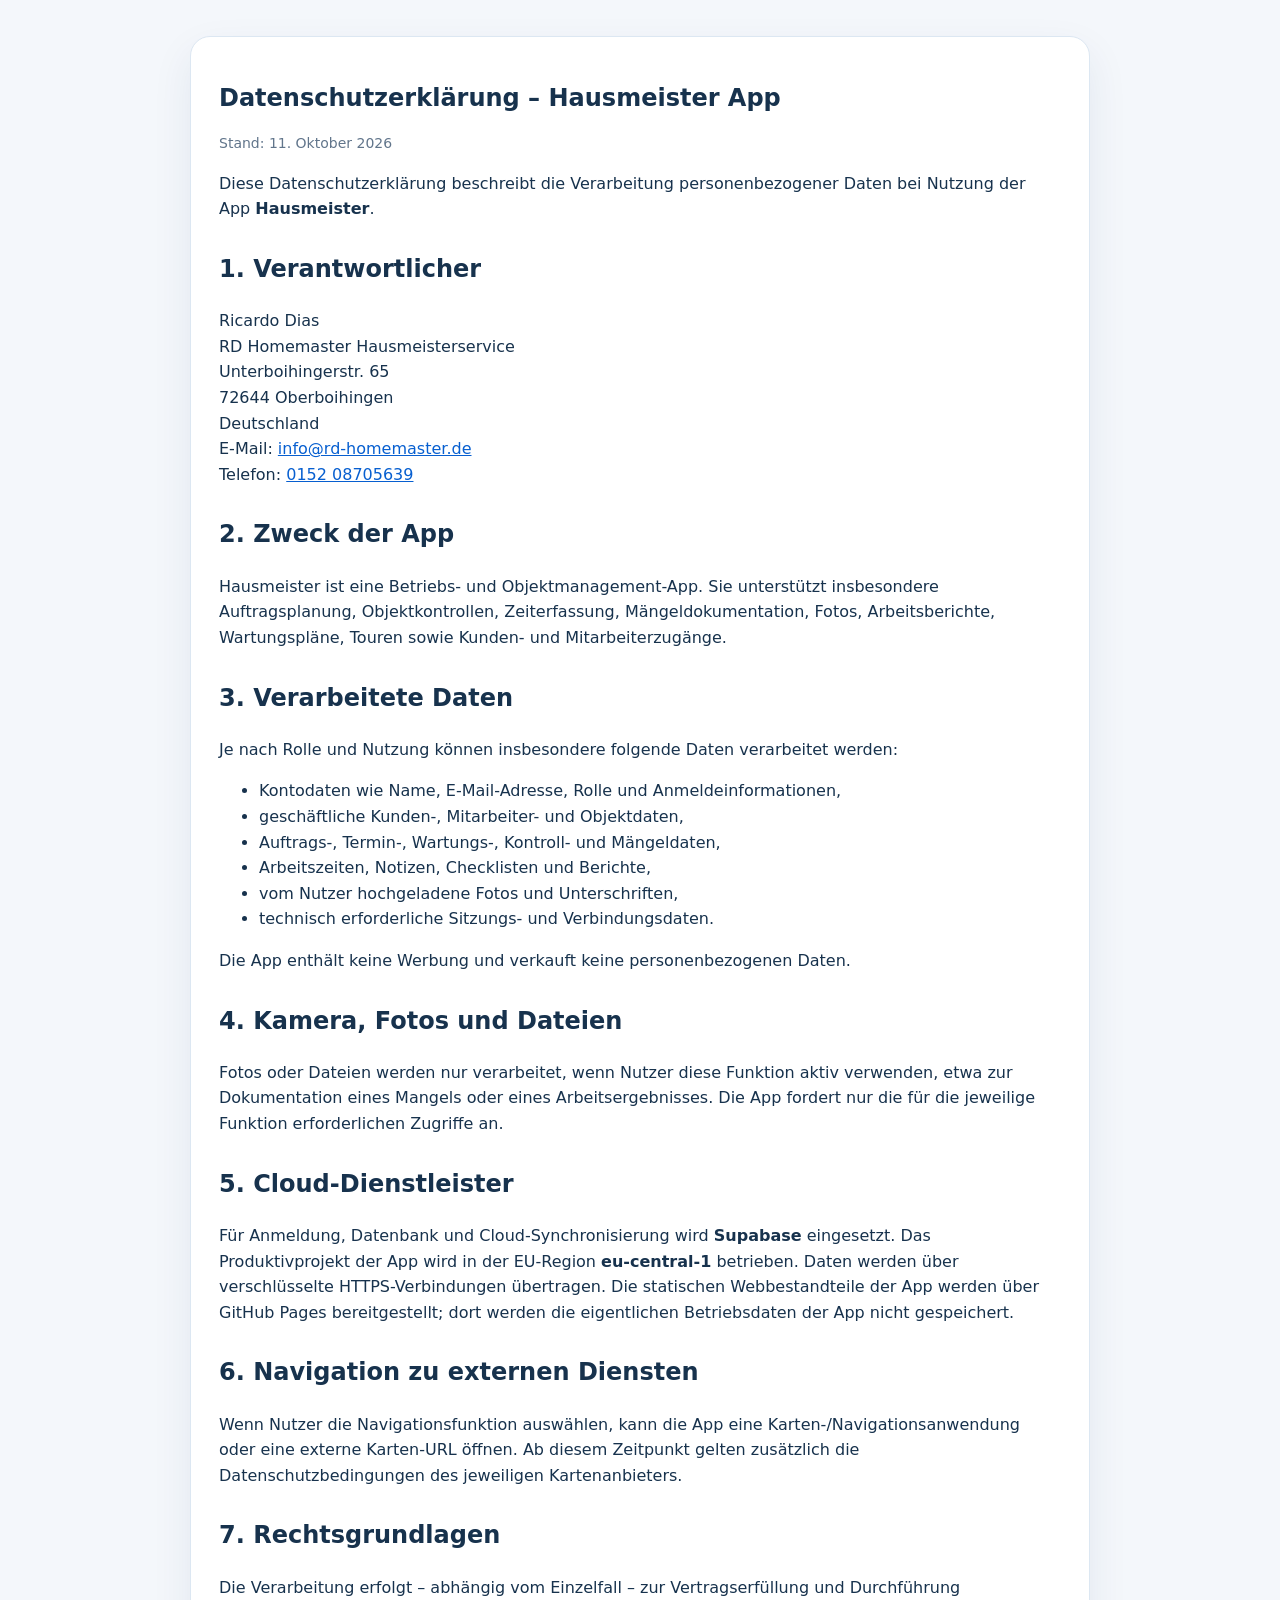
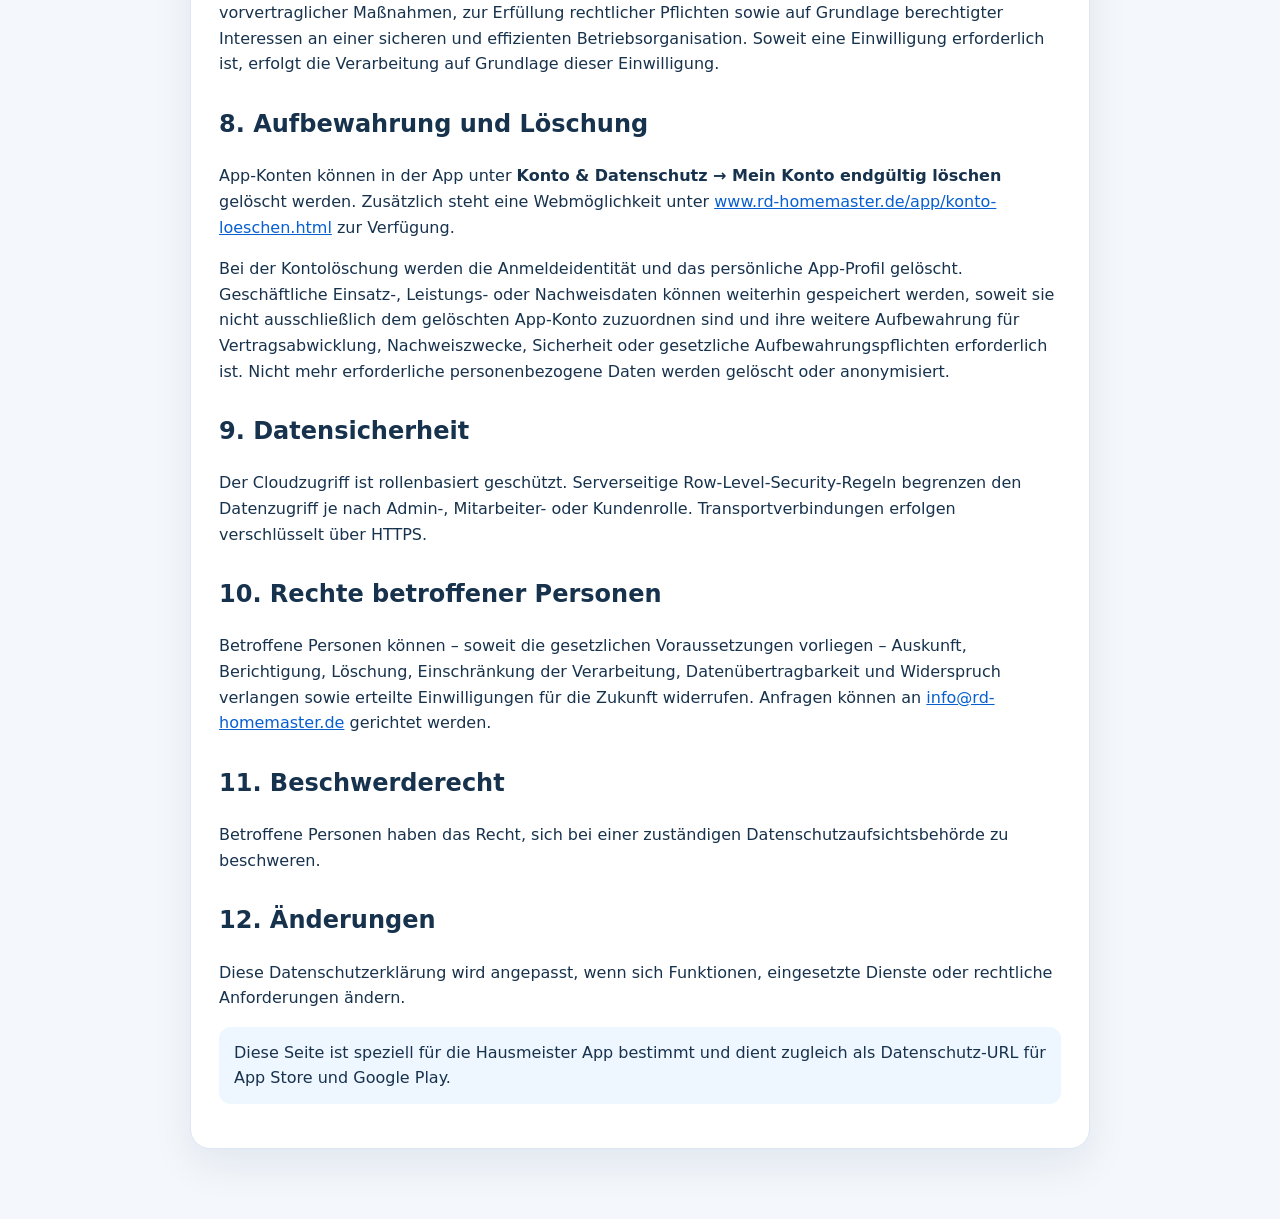
<file: app-datenschutz.html>
<!doctype html><html lang="de"><head><meta charset="utf-8"><meta name="viewport" content="width=device-width,initial-scale=1"><title>Datenschutzerklärung – Hausmeister App</title><style>body{font:16px/1.6 system-ui,-apple-system,sans-serif;color:#17324d;background:#f4f7fb;margin:0}.wrap{max-width:900px;margin:auto;padding:36px 20px 70px}.card{background:#fff;border:1px solid #dce7f2;border-radius:20px;padding:28px;box-shadow:0 16px 40px rgba(18,57,98,.08)}h1{line-height:1.15}h2{margin-top:28px}a{color:#075fd0}.note{padding:13px 15px;background:#eef6ff;border-radius:12px}.meta{color:#61758b;font-size:14px}</style></head><body><main class="wrap"><article class="card"><h1>Datenschutzerklärung – Hausmeister App</h1><p class="meta">Stand: 11. Oktober 2026</p><p>Diese Datenschutzerklärung beschreibt die Verarbeitung personenbezogener Daten bei Nutzung der App <strong>Hausmeister</strong>.</p><h2>1. Verantwortlicher</h2><p>Ricardo Dias<br>RD Homemaster Hausmeisterservice<br>Unterboihingerstr. 65<br>72644 Oberboihingen<br>Deutschland<br>E-Mail: <a href="mailto:info@rd-homemaster.de">info@rd-homemaster.de</a><br>Telefon: <a href="tel:+4915208705639">0152 08705639</a></p><h2>2. Zweck der App</h2><p>Hausmeister ist eine Betriebs- und Objektmanagement-App. Sie unterstützt insbesondere Auftragsplanung, Objektkontrollen, Zeiterfassung, Mängeldokumentation, Fotos, Arbeitsberichte, Wartungspläne, Touren sowie Kunden- und Mitarbeiterzugänge.</p><h2>3. Verarbeitete Daten</h2><p>Je nach Rolle und Nutzung können insbesondere folgende Daten verarbeitet werden:</p><ul><li>Kontodaten wie Name, E-Mail-Adresse, Rolle und Anmeldeinformationen,</li><li>geschäftliche Kunden-, Mitarbeiter- und Objektdaten,</li><li>Auftrags-, Termin-, Wartungs-, Kontroll- und Mängeldaten,</li><li>Arbeitszeiten, Notizen, Checklisten und Berichte,</li><li>vom Nutzer hochgeladene Fotos und Unterschriften,</li><li>technisch erforderliche Sitzungs- und Verbindungsdaten.</li></ul><p>Die App enthält keine Werbung und verkauft keine personenbezogenen Daten.</p><h2>4. Kamera, Fotos und Dateien</h2><p>Fotos oder Dateien werden nur verarbeitet, wenn Nutzer diese Funktion aktiv verwenden, etwa zur Dokumentation eines Mangels oder eines Arbeitsergebnisses. Die App fordert nur die für die jeweilige Funktion erforderlichen Zugriffe an.</p><h2>5. Cloud-Dienstleister</h2><p>Für Anmeldung, Datenbank und Cloud-Synchronisierung wird <strong>Supabase</strong> eingesetzt. Das Produktivprojekt der App wird in der EU-Region <strong>eu-central-1</strong> betrieben. Daten werden über verschlüsselte HTTPS-Verbindungen übertragen. Die statischen Webbestandteile der App werden über GitHub Pages bereitgestellt; dort werden die eigentlichen Betriebsdaten der App nicht gespeichert.</p><h2>6. Navigation zu externen Diensten</h2><p>Wenn Nutzer die Navigationsfunktion auswählen, kann die App eine Karten-/Navigationsanwendung oder eine externe Karten-URL öffnen. Ab diesem Zeitpunkt gelten zusätzlich die Datenschutzbedingungen des jeweiligen Kartenanbieters.</p><h2>7. Rechtsgrundlagen</h2><p>Die Verarbeitung erfolgt – abhängig vom Einzelfall – zur Vertragserfüllung und Durchführung vorvertraglicher Maßnahmen, zur Erfüllung rechtlicher Pflichten sowie auf Grundlage berechtigter Interessen an einer sicheren und effizienten Betriebsorganisation. Soweit eine Einwilligung erforderlich ist, erfolgt die Verarbeitung auf Grundlage dieser Einwilligung.</p><h2>8. Aufbewahrung und Löschung</h2><p>App-Konten können in der App unter <strong>Konto & Datenschutz → Mein Konto endgültig löschen</strong> gelöscht werden. Zusätzlich steht eine Webmöglichkeit unter <a href="https://www.rd-homemaster.de/app/konto-loeschen.html">www.rd-homemaster.de/app/konto-loeschen.html</a> zur Verfügung.</p><p>Bei der Kontolöschung werden die Anmeldeidentität und das persönliche App-Profil gelöscht. Geschäftliche Einsatz-, Leistungs- oder Nachweisdaten können weiterhin gespeichert werden, soweit sie nicht ausschließlich dem gelöschten App-Konto zuzuordnen sind und ihre weitere Aufbewahrung für Vertragsabwicklung, Nachweiszwecke, Sicherheit oder gesetzliche Aufbewahrungspflichten erforderlich ist. Nicht mehr erforderliche personenbezogene Daten werden gelöscht oder anonymisiert.</p><h2>9. Datensicherheit</h2><p>Der Cloudzugriff ist rollenbasiert geschützt. Serverseitige Row-Level-Security-Regeln begrenzen den Datenzugriff je nach Admin-, Mitarbeiter- oder Kundenrolle. Transportverbindungen erfolgen verschlüsselt über HTTPS.</p><h2>10. Rechte betroffener Personen</h2><p>Betroffene Personen können – soweit die gesetzlichen Voraussetzungen vorliegen – Auskunft, Berichtigung, Löschung, Einschränkung der Verarbeitung, Datenübertragbarkeit und Widerspruch verlangen sowie erteilte Einwilligungen für die Zukunft widerrufen. Anfragen können an <a href="mailto:info@rd-homemaster.de">info@rd-homemaster.de</a> gerichtet werden.</p><h2>11. Beschwerderecht</h2><p>Betroffene Personen haben das Recht, sich bei einer zuständigen Datenschutzaufsichtsbehörde zu beschweren.</p><h2>12. Änderungen</h2><p>Diese Datenschutzerklärung wird angepasst, wenn sich Funktionen, eingesetzte Dienste oder rechtliche Anforderungen ändern.</p><p class="note">Diese Seite ist speziell für die Hausmeister App bestimmt und dient zugleich als Datenschutz-URL für App Store und Google Play.</p></article></main></body></html>
</file>
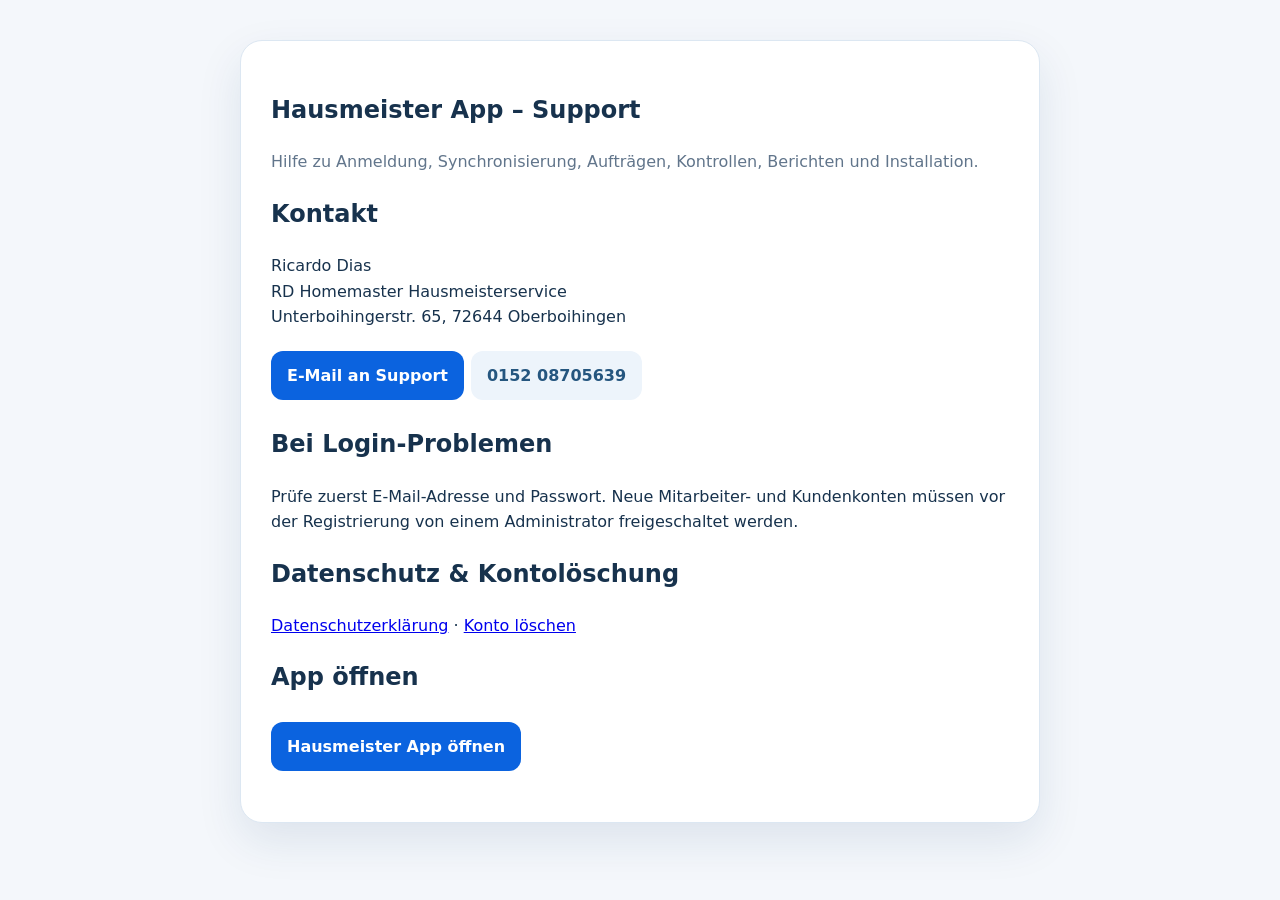
<file: app-support.html>
<!doctype html><html lang="de"><head><meta charset="utf-8"><meta name="viewport" content="width=device-width,initial-scale=1"><title>Support – Hausmeister App</title><style>body{font:16px/1.6 system-ui,-apple-system,sans-serif;background:#f4f7fb;color:#17324d;margin:0}.wrap{max-width:800px;margin:auto;padding:40px 20px}.card{background:#fff;border:1px solid #dce7f2;border-radius:22px;padding:30px;box-shadow:0 18px 45px rgba(15,60,110,.1)}a.btn{display:inline-block;text-decoration:none;background:#0b63df;color:white;padding:12px 16px;border-radius:12px;font-weight:800;margin:5px 7px 5px 0}.light{background:#edf4fb!important;color:#25567f!important}.muted{color:#61758b}</style></head><body><main class="wrap"><section class="card"><h1>Hausmeister App – Support</h1><p class="muted">Hilfe zu Anmeldung, Synchronisierung, Aufträgen, Kontrollen, Berichten und Installation.</p><h2>Kontakt</h2><p>Ricardo Dias<br>RD Homemaster Hausmeisterservice<br>Unterboihingerstr. 65, 72644 Oberboihingen</p><p><a class="btn" href="mailto:info@rd-homemaster.de?subject=Hausmeister%20App%20Support">E-Mail an Support</a><a class="btn light" href="tel:+4915208705639">0152 08705639</a></p><h2>Bei Login-Problemen</h2><p>Prüfe zuerst E-Mail-Adresse und Passwort. Neue Mitarbeiter- und Kundenkonten müssen vor der Registrierung von einem Administrator freigeschaltet werden.</p><h2>Datenschutz & Kontolöschung</h2><p><a href="https://www.rd-homemaster.de/app-datenschutz.html">Datenschutzerklärung</a> · <a href="https://www.rd-homemaster.de/app/konto-loeschen.html">Konto löschen</a></p><h2>App öffnen</h2><p><a class="btn" href="https://www.rd-homemaster.de/app/">Hausmeister App öffnen</a></p></section></main></body></html>
</file>
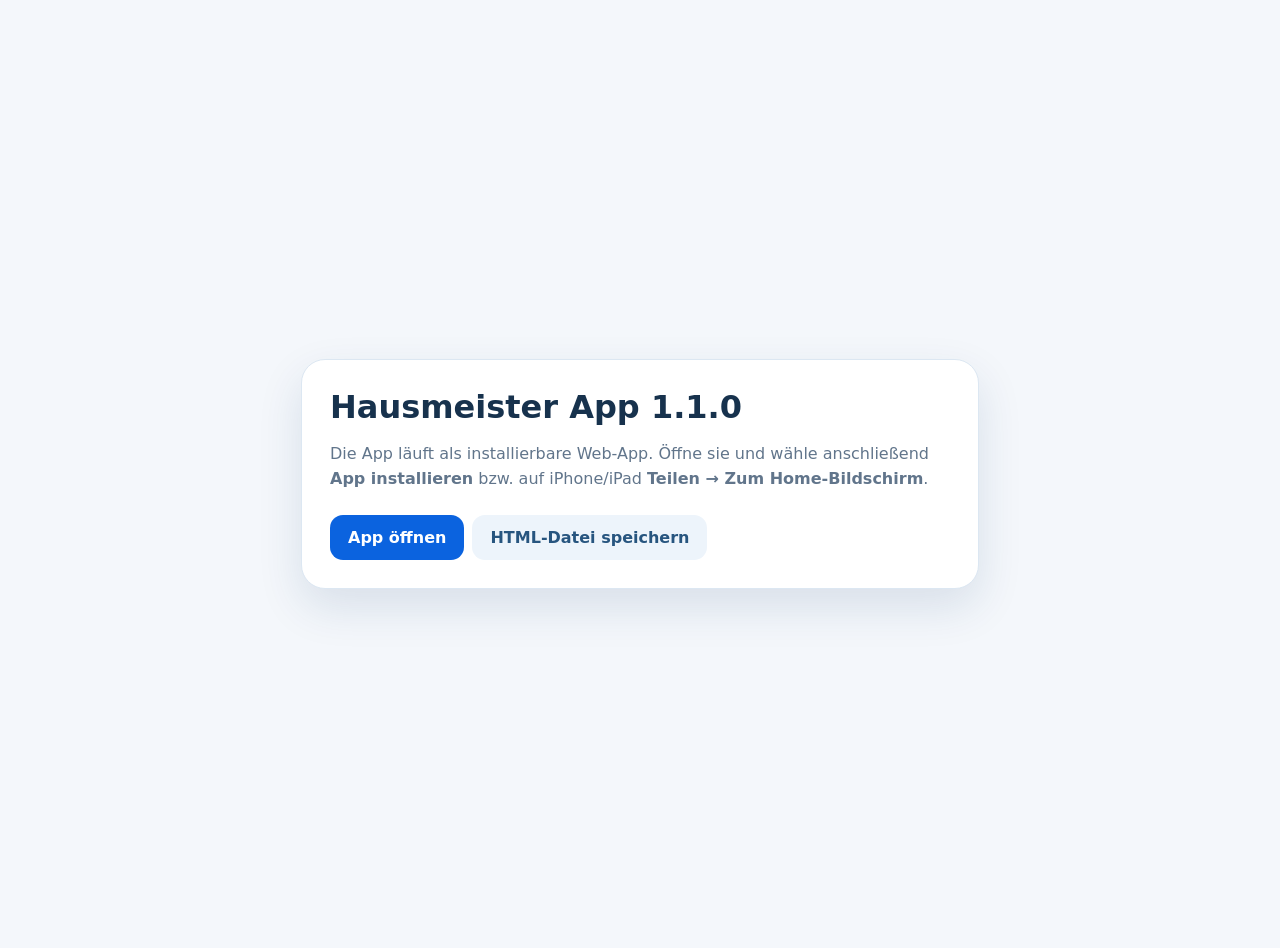
<file: app/download.html>
<!doctype html><html lang="de"><head><meta charset="utf-8"><meta name="viewport" content="width=device-width,initial-scale=1"><title>Hausmeister App installieren</title><style>
body{font-family:system-ui,-apple-system,sans-serif;background:#f4f7fb;color:#17324d;margin:0;display:grid;place-items:center;min-height:100vh;padding:24px}
.card{max-width:620px;background:#fff;border:1px solid #dce7f2;border-radius:24px;padding:28px;box-shadow:0 18px 45px rgba(15,60,110,.12)}
h1{margin:0 0 10px}p{color:#61758b;line-height:1.55}.btn{display:inline-block;background:#0b63df;color:#fff;text-decoration:none;font-weight:800;padding:13px 18px;border-radius:13px;margin:8px 8px 0 0}.secondary{background:#edf4fb;color:#27557f}
</style></head><body><div class="card"><h1>Hausmeister App 1.1.0</h1><p>Die App läuft als installierbare Web-App. Öffne sie und wähle anschließend <b>App installieren</b> bzw. auf iPhone/iPad <b>Teilen → Zum Home-Bildschirm</b>.</p><a class="btn" href="./">App öffnen</a><a class="btn secondary" href="./index.html" download="Hausmeister-App.html">HTML-Datei speichern</a></div></body></html>
</file>
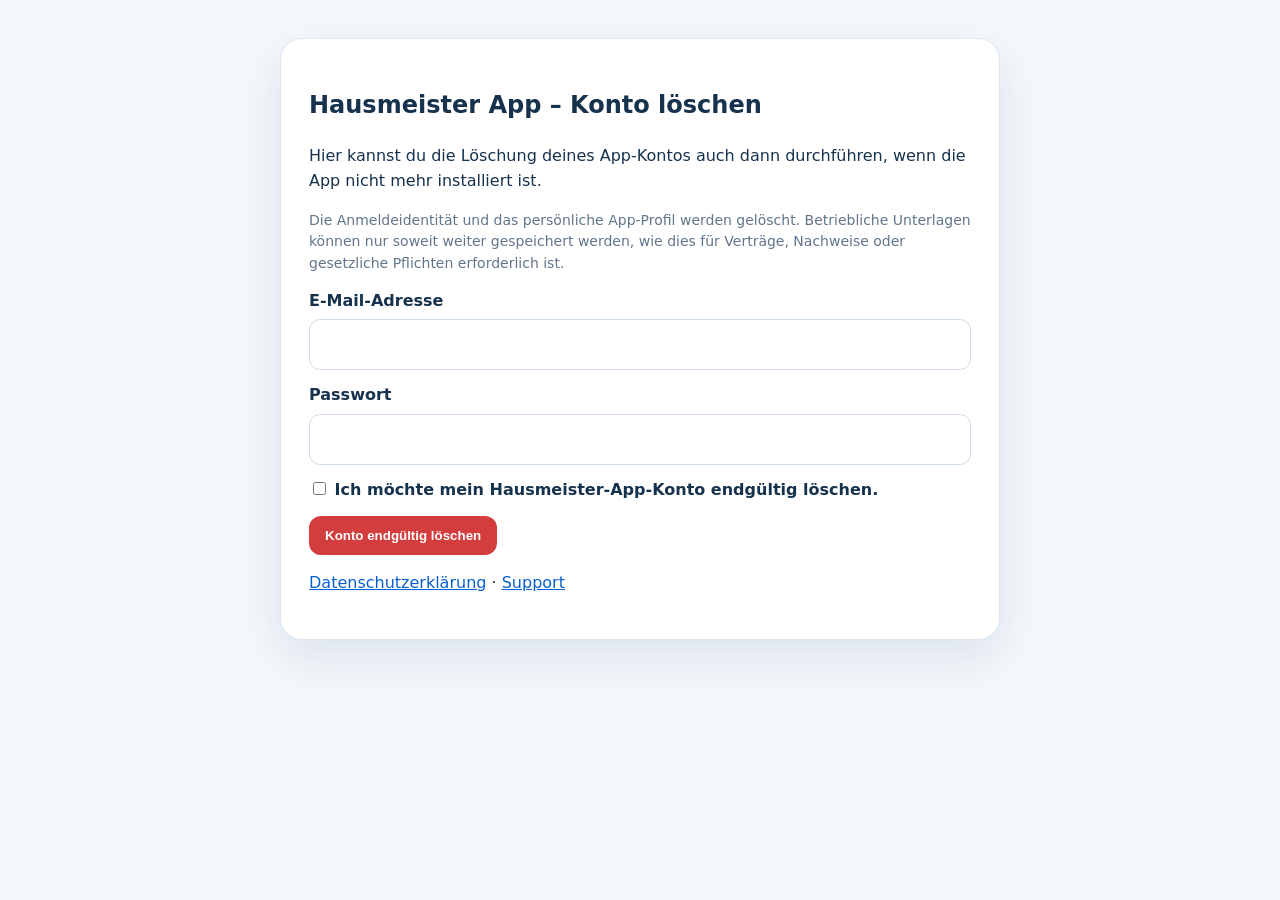
<file: app/konto-loeschen.html>
<!doctype html><html lang="de"><head><meta charset="utf-8"><meta name="viewport" content="width=device-width,initial-scale=1"><title>Konto löschen – Hausmeister App</title><style>body{font:16px/1.55 system-ui,-apple-system,sans-serif;background:#f4f7fb;color:#17324d;margin:0}.wrap{max-width:720px;margin:auto;padding:38px 20px}.card{background:#fff;border:1px solid #dce7f2;border-radius:22px;padding:28px;box-shadow:0 18px 45px rgba(15,60,110,.1)}label{display:grid;gap:6px;margin:13px 0;font-weight:700}input{padding:12px;border:1px solid #cfdceb;border-radius:11px;font:inherit}.btn{border:0;background:#d33d3d;color:#fff;padding:12px 16px;border-radius:12px;font-weight:900;cursor:pointer}.btn:disabled{opacity:.55}.muted{color:#61758b;font-size:14px}.ok{color:#187a4a}.err{color:#a72f2f}.links a{color:#075fd0}</style></head><body><main class="wrap"><section class="card"><h1>Hausmeister App – Konto löschen</h1><p>Hier kannst du die Löschung deines App-Kontos auch dann durchführen, wenn die App nicht mehr installiert ist.</p><p class="muted">Die Anmeldeidentität und das persönliche App-Profil werden gelöscht. Betriebliche Unterlagen können nur soweit weiter gespeichert werden, wie dies für Verträge, Nachweise oder gesetzliche Pflichten erforderlich ist.</p><label>E-Mail-Adresse<input id="email" type="email" autocomplete="username"></label><label>Passwort<input id="password" type="password" autocomplete="current-password"></label><label><span><input id="confirm" type="checkbox"> Ich möchte mein Hausmeister-App-Konto endgültig löschen.</span></label><button class="btn" id="deleteBtn">Konto endgültig löschen</button><p id="status" class="muted"></p><p class="links"><a href="https://www.rd-homemaster.de/app-datenschutz.html">Datenschutzerklärung</a> · <a href="https://www.rd-homemaster.de/app-support.html">Support</a></p></section></main><script>
const URL='https://cigajlnyrbkmadddtoaf.supabase.co';
const KEY='sb_publishable_TjFXHmDm0pKHaHZ20ppVhg_kJekQldL';
const $=s=>document.querySelector(s);
$('#deleteBtn').onclick=async()=>{
 const status=$('#status'),btn=$('#deleteBtn');
 if(!$('#confirm').checked){status.className='err';status.textContent='Bitte bestätige zuerst die endgültige Löschung.';return}
 const email=$('#email').value.trim(),password=$('#password').value;
 if(!email||!password){status.className='err';status.textContent='Bitte E-Mail und Passwort eingeben.';return}
 if(!confirm('Konto wirklich endgültig löschen?'))return;
 btn.disabled=true;status.className='muted';status.textContent='Anmeldung wird geprüft …';
 try{
  const login=await fetch(URL+'/auth/v1/token?grant_type=password',{method:'POST',headers:{apikey:KEY,'Content-Type':'application/json'},body:JSON.stringify({email,password})});
  const session=await login.json();
  if(!login.ok||!session.access_token)throw new Error(session.error_description||session.msg||'Anmeldung fehlgeschlagen.');
  status.textContent='Konto wird gelöscht …';
  const del=await fetch(URL+'/functions/v1/delete-account',{method:'POST',headers:{apikey:KEY,Authorization:'Bearer '+session.access_token,'Content-Type':'application/json'},body:'{}'});
  const result=await del.json().catch(()=>({}));
  if(!del.ok)throw new Error(result.error||result.message||'Löschung fehlgeschlagen.');
  status.className='ok';status.textContent='Dein Hausmeister-App-Konto wurde gelöscht.';
  $('#email').value='';$('#password').value='';$('#confirm').checked=false;
 }catch(e){status.className='err';status.textContent=e.message;btn.disabled=false}
};
</script></body></html>
</file>
